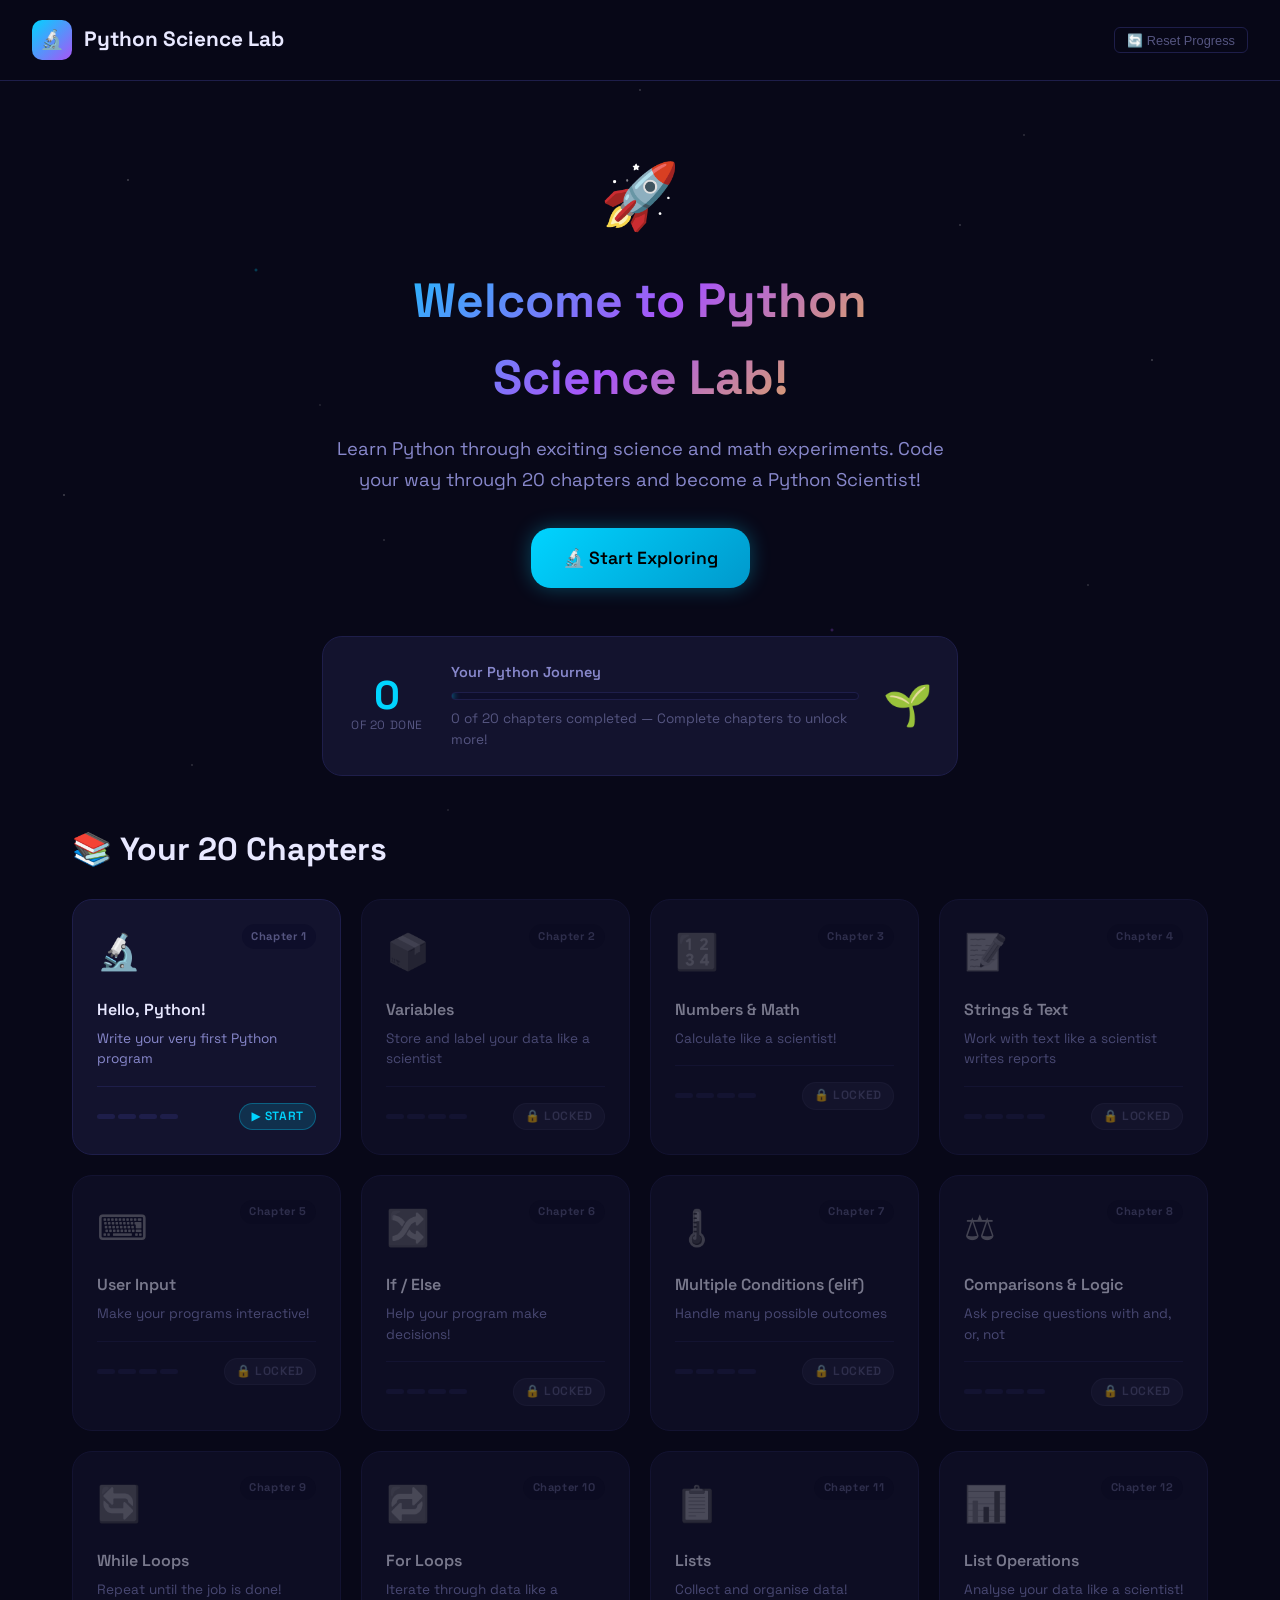
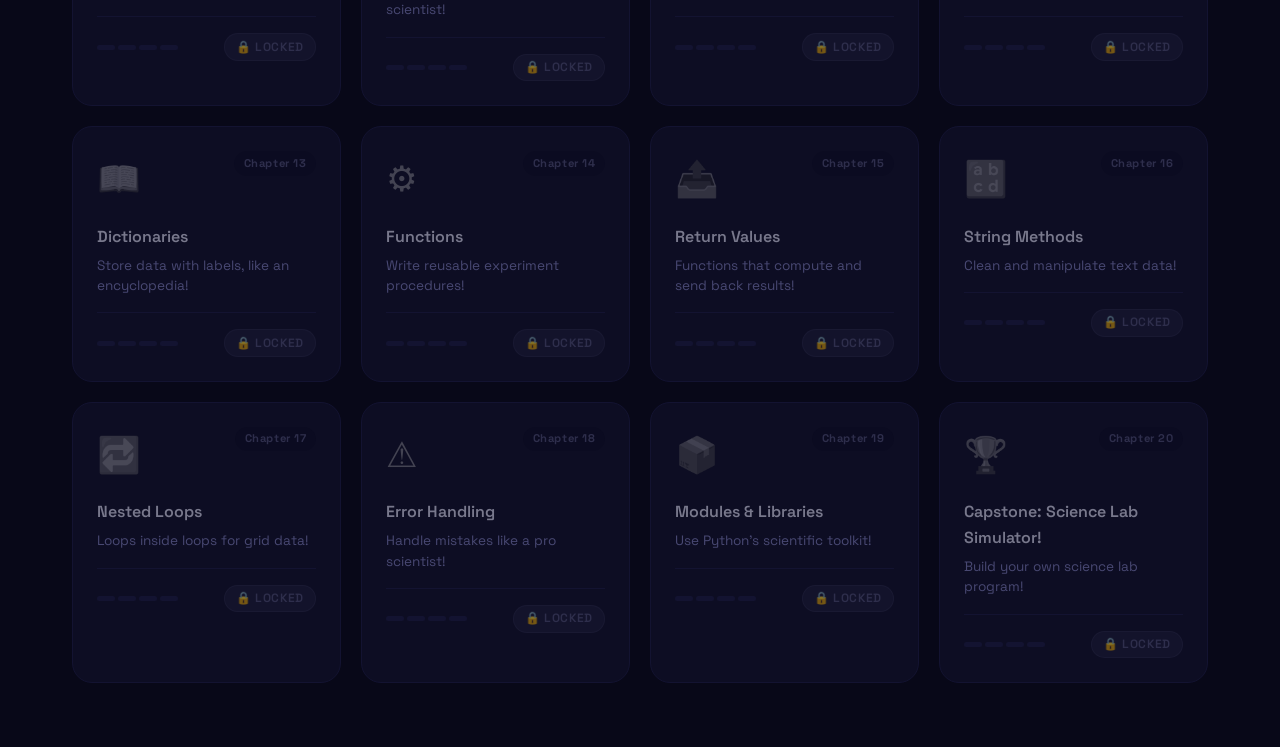
<file: index.html>
<!DOCTYPE html>
<html lang="en">
<head>
  <meta charset="UTF-8" />
  <meta name="viewport" content="width=device-width, initial-scale=1.0" />
  <title>Python Science Lab 🔬</title>
  <link rel="stylesheet" href="css/style.css" />
  <style>
    .locked-icon { opacity: 0.5; filter: grayscale(1); }
    .reset-btn { font-size: 0.8rem; color: var(--text-muted); background: none; border: 1px solid var(--border); border-radius: 6px; padding: 0.3rem 0.75rem; cursor: pointer; }
    .reset-btn:hover { color: var(--accent-red); border-color: var(--accent-red); }
  </style>
</head>
<body>
  <!-- NAV -->
  <nav class="index-nav">
    <div class="logo">
      <div class="logo-icon">🔬</div>
      Python Science Lab
    </div>
    <div style="display:flex; align-items:center; gap:0.75rem;">
      <button class="reset-btn" onclick="resetProgress()">🔄 Reset Progress</button>
    </div>
  </nav>

  <!-- HERO -->
  <section class="hero-section">
    <span class="hero-emoji">🚀</span>
    <h1>Welcome to Python Science Lab!</h1>
    <p>Learn Python through exciting science and math experiments. Code your way through 20 chapters and become a Python Scientist!</p>
    <a href="#chapters" class="btn btn-primary btn-lg">🔬 Start Exploring</a>
  </section>

  <!-- PROGRESS OVERVIEW -->
  <div class="progress-overview">
    <div class="progress-overview-card">
      <div class="progress-numbers">
        <div class="big-num" id="completed-count">0</div>
        <div class="big-label">of 20 done</div>
      </div>
      <div class="progress-bar-section">
        <h4>Your Python Journey</h4>
        <div class="progress-bar-wrap" style="margin-bottom:0.5rem;">
          <div class="progress-bar-fill" id="progress-fill" style="width:0%"></div>
        </div>
        <div style="font-size:0.85rem; color:var(--text-muted);" id="progress-label">Complete chapters to unlock more!</div>
      </div>
      <div style="font-size:2.5rem; line-height:1;" id="trophy-icon">🌱</div>
    </div>
  </div>

  <!-- CHAPTERS GRID -->
  <section class="chapters-section" id="chapters">
    <h2 style="color:var(--text-primary)">📚 Your 20 Chapters</h2>
    <div class="chapters-grid" id="chapters-grid">
      <!-- Generated by JS -->
    </div>
  </section>

  <script src="js/chapters.js"></script>
  <script>
    // ---- Progress helpers ----
    function loadProgress() {
      try { return JSON.parse(localStorage.getItem('pythonlab_progress') || '{}'); }
      catch { return {}; }
    }
    function isUnlocked(id, progress) {
      if (id === 1) return true;
      return progress[id - 1] === 'completed';
    }
    function resetProgress() {
      if (confirm('Reset all your progress? (This cannot be undone)')) {
        localStorage.removeItem('pythonlab_progress');
        location.reload();
      }
    }

    // ---- Render chapters ----
    function renderChapters() {
      const progress = loadProgress();
      const grid = document.getElementById('chapters-grid');
      let completedCount = 0;

      grid.innerHTML = CHAPTERS.map(ch => {
        const unlocked = isUnlocked(ch.id, progress);
        const status = progress[ch.id];
        const isCompleted = status === 'completed';
        if (isCompleted) completedCount++;

        const statusLabel = isCompleted
          ? '<span class="badge badge-green">✅ Done</span>'
          : unlocked
            ? '<span class="badge badge-cyan">▶ Start</span>'
            : '<span class="badge badge-locked">🔒 Locked</span>';

        const stepsDone = isCompleted ? 4 : (status ? parseInt(status) || 0 : 0);
        const stepsBar = [0,1,2,3].map(i =>
          `<span style="display:inline-block;width:18px;height:5px;border-radius:3px;background:${i < stepsDone ? (isCompleted ? 'var(--accent-green)' : 'var(--accent-cyan)') : 'var(--border)'}"></span>`
        ).join('');

        return `
          <a href="chapter.html?id=${ch.id}" class="chapter-card ${!unlocked ? 'locked' : ''} ${isCompleted ? 'completed' : ''}"
             style="--card-color:${ch.color}" ${!unlocked ? 'onclick="return false;"' : ''}>
            <div class="chapter-card-top">
              <span class="${!unlocked ? 'locked-icon' : ''}" style="font-size:2.2rem">${ch.emoji}</span>
              <span class="chapter-num">Chapter ${ch.id}</span>
            </div>
            <h3>${ch.title}</h3>
            <p>${ch.tagline}</p>
            <div class="chapter-card-footer">
              <div style="display:flex;gap:3px;align-items:center">${stepsBar}</div>
              ${statusLabel}
            </div>
          </a>`;
      }).join('');

      // Update progress display
      document.getElementById('completed-count').textContent = completedCount;
      const pct = Math.round((completedCount / 20) * 100);
      document.getElementById('progress-fill').style.width = pct + '%';

      const labels = ['Complete chapters to unlock more!', 'Great start! Keep going! 🌱', 'You\'re on a roll! 🔥', 'Halfway there! ⚗️', 'Amazing work! Almost there! 🚀', 'Python Scientist! 🏆'];
      const labelIdx = Math.min(Math.floor(completedCount / 4), labels.length - 1);
      document.getElementById('progress-label').textContent = completedCount + ' of 20 chapters completed — ' + labels[labelIdx];

      const trophies = ['🌱','🌿','⭐','🌟','🏅','🏆'];
      document.getElementById('trophy-icon').textContent = trophies[labelIdx];
    }

    renderChapters();
  </script>
  <!-- narrator and qa not needed on the home page -->
</body>
</html>
</file>
<file: css/style.css>
@import url('https://fonts.googleapis.com/css2?family=Space+Grotesk:wght@400;500;600;700;800&family=JetBrains+Mono:wght@400;500;600&display=swap');

/* ========== VARIABLES ========== */
:root {
  --bg-primary: #080818;
  --bg-secondary: #0e0e2a;
  --bg-card: #13132e;
  --bg-card-hover: #1a1a3f;
  --text-primary: #e8e8ff;
  --text-secondary: #8888cc;
  --text-muted: #555580;
  --accent-cyan: #00d4ff;
  --accent-yellow: #ffd700;
  --accent-purple: #a855f7;
  --accent-green: #10b981;
  --accent-red: #ef4444;
  --accent-orange: #f97316;
  --accent-pink: #ec4899;
  --border: #1e1e4a;
  --border-bright: #2e2e6a;
  --code-bg: #060614;
  --glow-cyan: 0 0 20px rgba(0,212,255,0.3);
  --glow-yellow: 0 0 20px rgba(255,215,0,0.3);
  --glow-purple: 0 0 20px rgba(168,85,247,0.3);
  --glow-green: 0 0 20px rgba(16,185,129,0.3);
  --radius: 12px;
  --radius-lg: 20px;
  --transition: all 0.3s cubic-bezier(0.4, 0, 0.2, 1);
}

/* ========== RESET & BASE ========== */
*, *::before, *::after { box-sizing: border-box; margin: 0; padding: 0; }
html { font-size: 16px; scroll-behavior: smooth; }
body {
  font-family: 'Space Grotesk', system-ui, sans-serif;
  background: var(--bg-primary);
  color: var(--text-primary);
  min-height: 100vh;
  line-height: 1.6;
  overflow-x: hidden;
}

/* ========== STARS BACKGROUND ========== */
body::before {
  content: '';
  position: fixed;
  inset: 0;
  background-image:
    radial-gradient(1px 1px at 10% 20%, rgba(255,255,255,0.6) 0%, transparent 100%),
    radial-gradient(1px 1px at 30% 60%, rgba(255,255,255,0.4) 0%, transparent 100%),
    radial-gradient(1px 1px at 50% 10%, rgba(255,255,255,0.5) 0%, transparent 100%),
    radial-gradient(1px 1px at 70% 80%, rgba(255,255,255,0.3) 0%, transparent 100%),
    radial-gradient(1px 1px at 90% 40%, rgba(255,255,255,0.6) 0%, transparent 100%),
    radial-gradient(1px 1px at 15% 85%, rgba(255,255,255,0.4) 0%, transparent 100%),
    radial-gradient(1px 1px at 45% 50%, rgba(255,255,255,0.3) 0%, transparent 100%),
    radial-gradient(1px 1px at 75% 25%, rgba(255,255,255,0.5) 0%, transparent 100%),
    radial-gradient(1px 1px at 85% 65%, rgba(255,255,255,0.4) 0%, transparent 100%),
    radial-gradient(1px 1px at 60% 35%, rgba(255,255,255,0.6) 0%, transparent 100%),
    radial-gradient(1px 1px at 25% 45%, rgba(255,255,255,0.3) 0%, transparent 100%),
    radial-gradient(1px 1px at 55% 75%, rgba(255,255,255,0.5) 0%, transparent 100%),
    radial-gradient(1px 1px at 80% 15%, rgba(255,255,255,0.4) 0%, transparent 100%),
    radial-gradient(1px 1px at 5% 55%, rgba(255,255,255,0.6) 0%, transparent 100%),
    radial-gradient(1px 1px at 35% 90%, rgba(255,255,255,0.3) 0%, transparent 100%),
    radial-gradient(2px 2px at 20% 30%, rgba(0,212,255,0.4) 0%, transparent 100%),
    radial-gradient(2px 2px at 65% 70%, rgba(168,85,247,0.4) 0%, transparent 100%),
    radial-gradient(2px 2px at 40% 5%, rgba(255,215,0,0.3) 0%, transparent 100%);
  pointer-events: none;
  z-index: 0;
}

/* ========== TYPOGRAPHY ========== */
h1 { font-size: clamp(1.8rem, 4vw, 3rem); font-weight: 800; }
h2 { font-size: clamp(1.4rem, 3vw, 2rem); font-weight: 700; }
h3 { font-size: clamp(1.1rem, 2.5vw, 1.5rem); font-weight: 600; }
h4 { font-size: 1.1rem; font-weight: 600; }
p { line-height: 1.7; }

code, pre {
  font-family: 'JetBrains Mono', 'Fira Code', monospace;
  font-size: 0.9em;
}

/* ========== BUTTONS ========== */
.btn {
  display: inline-flex;
  align-items: center;
  gap: 0.5rem;
  padding: 0.7rem 1.5rem;
  border: none;
  border-radius: var(--radius);
  font-family: 'Space Grotesk', sans-serif;
  font-size: 1rem;
  font-weight: 600;
  cursor: pointer;
  transition: var(--transition);
  text-decoration: none;
  position: relative;
  overflow: hidden;
}
.btn::after {
  content: '';
  position: absolute;
  inset: 0;
  background: rgba(255,255,255,0);
  transition: var(--transition);
}
.btn:hover::after { background: rgba(255,255,255,0.1); }
.btn:active { transform: scale(0.97); }

.btn-primary {
  background: linear-gradient(135deg, var(--accent-cyan), #0099cc);
  color: #000;
  box-shadow: var(--glow-cyan);
}
.btn-primary:hover { box-shadow: 0 0 30px rgba(0,212,255,0.5); transform: translateY(-2px); }

.btn-yellow {
  background: linear-gradient(135deg, var(--accent-yellow), #e6a000);
  color: #000;
  box-shadow: var(--glow-yellow);
}
.btn-yellow:hover { box-shadow: 0 0 30px rgba(255,215,0,0.5); transform: translateY(-2px); }

.btn-purple {
  background: linear-gradient(135deg, var(--accent-purple), #7c3aed);
  color: #fff;
  box-shadow: var(--glow-purple);
}
.btn-purple:hover { box-shadow: 0 0 30px rgba(168,85,247,0.5); transform: translateY(-2px); }

.btn-green {
  background: linear-gradient(135deg, var(--accent-green), #059669);
  color: #fff;
  box-shadow: var(--glow-green);
}
.btn-green:hover { box-shadow: 0 0 30px rgba(16,185,129,0.5); transform: translateY(-2px); }

.btn-ghost {
  background: transparent;
  color: var(--text-secondary);
  border: 1px solid var(--border-bright);
}
.btn-ghost:hover { color: var(--text-primary); border-color: var(--accent-cyan); background: rgba(0,212,255,0.05); }

.btn-lg { padding: 1rem 2rem; font-size: 1.1rem; border-radius: var(--radius-lg); }
.btn-sm { padding: 0.4rem 1rem; font-size: 0.85rem; }
.btn:disabled { opacity: 0.4; cursor: not-allowed; transform: none !important; }

/* ========== CARDS ========== */
.card {
  background: var(--bg-card);
  border: 1px solid var(--border);
  border-radius: var(--radius-lg);
  padding: 1.5rem;
  transition: var(--transition);
}
.card:hover { border-color: var(--border-bright); background: var(--bg-card-hover); }

/* ========== BADGES ========== */
.badge {
  display: inline-flex;
  align-items: center;
  gap: 0.3rem;
  padding: 0.2rem 0.7rem;
  border-radius: 50px;
  font-size: 0.75rem;
  font-weight: 600;
  text-transform: uppercase;
  letter-spacing: 0.05em;
}
.badge-cyan { background: rgba(0,212,255,0.15); color: var(--accent-cyan); border: 1px solid rgba(0,212,255,0.3); }
.badge-yellow { background: rgba(255,215,0,0.15); color: var(--accent-yellow); border: 1px solid rgba(255,215,0,0.3); }
.badge-green { background: rgba(16,185,129,0.15); color: var(--accent-green); border: 1px solid rgba(16,185,129,0.3); }
.badge-purple { background: rgba(168,85,247,0.15); color: var(--accent-purple); border: 1px solid rgba(168,85,247,0.3); }
.badge-locked { background: rgba(136,136,204,0.1); color: var(--text-muted); border: 1px solid rgba(136,136,204,0.1); }

/* ========== PROGRESS BAR ========== */
.progress-bar-wrap {
  background: var(--bg-secondary);
  border-radius: 50px;
  overflow: hidden;
  height: 8px;
  border: 1px solid var(--border);
}
.progress-bar-fill {
  height: 100%;
  background: linear-gradient(90deg, var(--accent-cyan), var(--accent-purple));
  border-radius: 50px;
  transition: width 0.6s cubic-bezier(0.4, 0, 0.2, 1);
  position: relative;
}
.progress-bar-fill::after {
  content: '';
  position: absolute;
  right: 0;
  top: 50%;
  transform: translateY(-50%);
  width: 12px;
  height: 12px;
  background: white;
  border-radius: 50%;
  box-shadow: 0 0 8px rgba(0,212,255,0.8);
}

/* ========== CODE EDITOR ========== */
.code-editor-wrap {
  background: var(--code-bg);
  border: 1px solid var(--border-bright);
  border-radius: var(--radius);
  overflow: hidden;
}
.code-editor-header {
  background: rgba(30,30,74,0.8);
  padding: 0.6rem 1rem;
  display: flex;
  align-items: center;
  gap: 0.5rem;
  border-bottom: 1px solid var(--border);
}
.code-dot {
  width: 12px; height: 12px;
  border-radius: 50%;
}
.code-dot-red { background: #ef4444; }
.code-dot-yellow { background: #ffd700; }
.code-dot-green { background: #10b981; }
.code-editor-label { color: var(--text-muted); font-size: 0.8rem; margin-left: 0.5rem; font-family: 'JetBrains Mono', monospace; }

.CodeMirror {
  font-family: 'JetBrains Mono', monospace !important;
  font-size: 14px !important;
  line-height: 1.6 !important;
  height: auto !important;
  min-height: 140px;
  background: var(--code-bg) !important;
  color: #e8e8ff !important;
  padding: 0.5rem 0;
}
.CodeMirror-scroll { min-height: 140px; }
.cm-s-material-darker .CodeMirror-gutters { background: var(--code-bg) !important; border-right: 1px solid var(--border) !important; }

/* ========== OUTPUT PANEL ========== */
.output-panel {
  background: var(--code-bg);
  border: 1px solid var(--border-bright);
  border-radius: var(--radius);
  overflow: hidden;
  margin-top: 0.75rem;
}
.output-header {
  background: rgba(0,212,255,0.05);
  padding: 0.5rem 1rem;
  display: flex;
  align-items: center;
  gap: 0.5rem;
  border-bottom: 1px solid var(--border);
  font-size: 0.8rem;
  color: var(--text-muted);
  font-family: 'JetBrains Mono', monospace;
}
.output-dot { width: 8px; height: 8px; border-radius: 50%; background: var(--accent-green); animation: pulse 2s infinite; }
@keyframes pulse { 0%, 100% { opacity: 1; } 50% { opacity: 0.4; } }
.output-content {
  padding: 1rem;
  font-family: 'JetBrains Mono', monospace;
  font-size: 0.9rem;
  line-height: 1.6;
  min-height: 60px;
  color: var(--accent-green);
  white-space: pre-wrap;
  word-break: break-all;
}
.output-content.has-error { color: var(--accent-red); }
.output-content.waiting { color: var(--text-muted); font-style: italic; }

/* ========== QUIZ ========== */
.quiz-options {
  display: flex;
  flex-direction: column;
  gap: 0.75rem;
  margin-top: 1.25rem;
}
.quiz-option {
  padding: 1rem 1.25rem;
  background: var(--bg-card);
  border: 2px solid var(--border);
  border-radius: var(--radius);
  cursor: pointer;
  transition: var(--transition);
  font-size: 1rem;
  color: var(--text-primary);
  text-align: left;
  font-family: 'Space Grotesk', sans-serif;
  display: flex;
  align-items: center;
  gap: 1rem;
}
.quiz-option:hover:not(:disabled) { border-color: var(--accent-cyan); background: rgba(0,212,255,0.05); transform: translateX(4px); }
.quiz-option.correct { border-color: var(--accent-green) !important; background: rgba(16,185,129,0.15) !important; color: var(--accent-green); }
.quiz-option.wrong { border-color: var(--accent-red) !important; background: rgba(239,68,68,0.15) !important; color: var(--accent-red); }
.quiz-option:disabled { cursor: default; transform: none !important; }
.quiz-option-letter {
  width: 32px; height: 32px;
  border-radius: 8px;
  background: var(--border);
  display: flex;
  align-items: center;
  justify-content: center;
  font-weight: 700;
  font-size: 0.85rem;
  flex-shrink: 0;
}

.quiz-feedback {
  padding: 1rem 1.25rem;
  border-radius: var(--radius);
  margin-top: 1rem;
  font-weight: 600;
  display: none;
}
.quiz-feedback.correct { background: rgba(16,185,129,0.15); border: 1px solid rgba(16,185,129,0.3); color: var(--accent-green); }
.quiz-feedback.wrong { background: rgba(239,68,68,0.15); border: 1px solid rgba(239,68,68,0.3); color: var(--accent-red); }

/* ========== STEP INDICATOR ========== */
.step-indicator {
  display: flex;
  align-items: center;
  gap: 0;
}
.step-dot {
  width: 36px; height: 36px;
  border-radius: 50%;
  display: flex;
  align-items: center;
  justify-content: center;
  font-weight: 700;
  font-size: 0.8rem;
  border: 2px solid var(--border-bright);
  color: var(--text-muted);
  background: var(--bg-secondary);
  cursor: pointer;
  transition: var(--transition);
  position: relative;
  z-index: 1;
}
.step-dot.active { border-color: var(--accent-cyan); color: var(--accent-cyan); background: rgba(0,212,255,0.1); box-shadow: var(--glow-cyan); }
.step-dot.done { border-color: var(--accent-green); background: var(--accent-green); color: white; }
.step-line {
  flex: 1;
  height: 2px;
  background: var(--border);
  transition: var(--transition);
}
.step-line.done { background: var(--accent-green); }

/* ========== SECTION BLOCKS ========== */
.section-block {
  background: rgba(0,212,255,0.04);
  border: 1px solid rgba(0,212,255,0.15);
  border-radius: var(--radius);
  padding: 1.25rem 1.5rem;
  margin: 1rem 0;
}
.section-block.yellow {
  background: rgba(255,215,0,0.04);
  border-color: rgba(255,215,0,0.2);
}
.section-block.purple {
  background: rgba(168,85,247,0.04);
  border-color: rgba(168,85,247,0.2);
}
.section-block.green {
  background: rgba(16,185,129,0.04);
  border-color: rgba(16,185,129,0.2);
}
.section-block.red {
  background: rgba(239,68,68,0.04);
  border-color: rgba(239,68,68,0.2);
}
.section-title {
  font-weight: 700;
  font-size: 0.8rem;
  text-transform: uppercase;
  letter-spacing: 0.1em;
  margin-bottom: 0.5rem;
  color: var(--accent-cyan);
}
.section-block.yellow .section-title { color: var(--accent-yellow); }
.section-block.purple .section-title { color: var(--accent-purple); }
.section-block.green .section-title { color: var(--accent-green); }

/* ========== CONCEPT TAG ========== */
.concept-tag {
  display: inline-flex;
  align-items: center;
  padding: 0.25rem 0.75rem;
  background: rgba(0,212,255,0.1);
  border: 1px solid rgba(0,212,255,0.2);
  border-radius: 50px;
  font-size: 0.8rem;
  font-family: 'JetBrains Mono', monospace;
  color: var(--accent-cyan);
  margin: 0.2rem;
}

/* ========== ALERT / CALLOUT ========== */
.callout {
  padding: 1rem 1.25rem;
  border-radius: var(--radius);
  margin: 1rem 0;
  display: flex;
  gap: 0.75rem;
  align-items: flex-start;
}
.callout-icon { font-size: 1.3rem; flex-shrink: 0; line-height: 1.4; }
.callout-text { font-size: 0.95rem; }
.callout.tip { background: rgba(0,212,255,0.08); border: 1px solid rgba(0,212,255,0.2); }
.callout.warning { background: rgba(255,215,0,0.08); border: 1px solid rgba(255,215,0,0.25); }
.callout.success { background: rgba(16,185,129,0.08); border: 1px solid rgba(16,185,129,0.2); }
.callout.science { background: rgba(168,85,247,0.08); border: 1px solid rgba(168,85,247,0.2); }

/* ========== INDEX PAGE ========== */
.index-nav {
  position: relative;
  z-index: 10;
  padding: 1.25rem 2rem;
  display: flex;
  align-items: center;
  justify-content: space-between;
  border-bottom: 1px solid var(--border);
  background: rgba(8,8,24,0.8);
  backdrop-filter: blur(12px);
}
.logo {
  display: flex;
  align-items: center;
  gap: 0.75rem;
  font-size: 1.3rem;
  font-weight: 800;
  color: var(--text-primary);
  text-decoration: none;
}
.logo-icon {
  width: 40px; height: 40px;
  background: linear-gradient(135deg, var(--accent-cyan), var(--accent-purple));
  border-radius: 10px;
  display: flex;
  align-items: center;
  justify-content: center;
  font-size: 1.2rem;
}

.hero-section {
  position: relative;
  z-index: 1;
  text-align: center;
  padding: 4rem 2rem 3rem;
  max-width: 700px;
  margin: 0 auto;
}
.hero-emoji {
  font-size: 4rem;
  margin-bottom: 1rem;
  display: block;
  animation: float 3s ease-in-out infinite;
}
@keyframes float {
  0%, 100% { transform: translateY(0); }
  50% { transform: translateY(-10px); }
}
.hero-section h1 {
  background: linear-gradient(135deg, var(--accent-cyan), var(--accent-purple), var(--accent-yellow));
  -webkit-background-clip: text;
  -webkit-text-fill-color: transparent;
  background-clip: text;
  margin-bottom: 1rem;
}
.hero-section p { color: var(--text-secondary); font-size: 1.15rem; margin-bottom: 2rem; }

.progress-overview {
  position: relative;
  z-index: 1;
  max-width: 700px;
  margin: 0 auto 3rem;
  padding: 0 2rem;
}
.progress-overview-card {
  background: var(--bg-card);
  border: 1px solid var(--border);
  border-radius: var(--radius-lg);
  padding: 1.5rem;
  display: flex;
  align-items: center;
  gap: 1.5rem;
}
.progress-numbers { text-align: center; min-width: 80px; }
.progress-numbers .big-num { font-size: 2.5rem; font-weight: 800; color: var(--accent-cyan); line-height: 1; }
.progress-numbers .big-label { font-size: 0.75rem; color: var(--text-muted); text-transform: uppercase; letter-spacing: 0.05em; }
.progress-bar-section { flex: 1; }
.progress-bar-section h4 { margin-bottom: 0.5rem; font-size: 0.9rem; color: var(--text-secondary); }

.chapters-section {
  position: relative;
  z-index: 1;
  max-width: 1200px;
  margin: 0 auto;
  padding: 0 2rem 4rem;
}
.chapters-section h2 { margin-bottom: 1.5rem; }
.chapters-grid {
  display: grid;
  grid-template-columns: repeat(auto-fill, minmax(260px, 1fr));
  gap: 1.25rem;
}

.chapter-card {
  background: var(--bg-card);
  border: 1px solid var(--border);
  border-radius: var(--radius-lg);
  padding: 1.5rem;
  cursor: pointer;
  transition: var(--transition);
  text-decoration: none;
  color: inherit;
  display: block;
  position: relative;
  overflow: hidden;
}
.chapter-card::before {
  content: '';
  position: absolute;
  top: 0; left: 0;
  right: 0;
  height: 3px;
  background: linear-gradient(90deg, var(--card-color, var(--accent-cyan)), transparent);
  opacity: 0;
  transition: var(--transition);
}
.chapter-card:hover::before { opacity: 1; }
.chapter-card:hover:not(.locked) { border-color: var(--card-color, var(--accent-cyan)); transform: translateY(-4px); box-shadow: 0 8px 30px rgba(0,0,0,0.3); }
.chapter-card.locked { cursor: not-allowed; opacity: 0.5; }
.chapter-card.completed { border-color: rgba(16,185,129,0.4); }
.chapter-card.completed::before { opacity: 1; background: linear-gradient(90deg, var(--accent-green), transparent); }

.chapter-card-top { display: flex; align-items: flex-start; justify-content: space-between; margin-bottom: 1rem; }
.chapter-emoji { font-size: 2.2rem; line-height: 1; }
.chapter-num {
  font-size: 0.7rem;
  font-weight: 700;
  color: var(--text-muted);
  background: var(--bg-secondary);
  padding: 0.2rem 0.6rem;
  border-radius: 50px;
  letter-spacing: 0.05em;
}
.chapter-card h3 { font-size: 1rem; margin-bottom: 0.4rem; }
.chapter-card p { font-size: 0.85rem; color: var(--text-secondary); line-height: 1.5; }
.chapter-card-footer {
  display: flex;
  align-items: center;
  justify-content: space-between;
  margin-top: 1rem;
  padding-top: 1rem;
  border-top: 1px solid var(--border);
}
.chapter-status { font-size: 0.8rem; font-weight: 600; }

/* ========== CHAPTER PAGE ========== */
.chapter-layout {
  display: flex;
  min-height: 100vh;
  position: relative;
}
.chapter-sidebar {
  width: 280px;
  flex-shrink: 0;
  background: rgba(8,8,24,0.95);
  border-right: 1px solid var(--border);
  position: fixed;
  top: 0;
  left: 0;
  height: 100vh;
  overflow-y: auto;
  z-index: 100;
  padding: 1.25rem;
  transition: transform 0.3s ease;
}
.chapter-main {
  flex: 1;
  margin-left: 280px;
  min-height: 100vh;
  display: flex;
  flex-direction: column;
}
.chapter-topbar {
  position: sticky;
  top: 0;
  z-index: 50;
  background: rgba(8,8,24,0.9);
  backdrop-filter: blur(12px);
  border-bottom: 1px solid var(--border);
  padding: 1rem 2rem;
  display: flex;
  align-items: center;
  gap: 1rem;
}
.chapter-topbar-title { flex: 1; font-weight: 700; font-size: 1rem; }
.chapter-content-area {
  flex: 1;
  padding: 2rem;
  max-width: 860px;
  width: 100%;
}
.chapter-footer {
  padding: 1.5rem 2rem;
  border-top: 1px solid var(--border);
  display: flex;
  align-items: center;
  justify-content: space-between;
  background: rgba(8,8,24,0.8);
  backdrop-filter: blur(12px);
  position: sticky;
  bottom: 0;
}

/* Sidebar chapter list */
.sidebar-logo {
  display: flex;
  align-items: center;
  gap: 0.6rem;
  font-weight: 800;
  font-size: 1rem;
  margin-bottom: 1.5rem;
  padding-bottom: 1rem;
  border-bottom: 1px solid var(--border);
  text-decoration: none;
  color: var(--text-primary);
}
.sidebar-chapter-item {
  display: flex;
  align-items: center;
  gap: 0.75rem;
  padding: 0.65rem 0.75rem;
  border-radius: var(--radius);
  cursor: pointer;
  transition: var(--transition);
  text-decoration: none;
  color: var(--text-secondary);
  font-size: 0.88rem;
  margin-bottom: 0.2rem;
}
.sidebar-chapter-item:hover:not(.locked) { background: rgba(0,212,255,0.06); color: var(--text-primary); }
.sidebar-chapter-item.active { background: rgba(0,212,255,0.1); color: var(--accent-cyan); font-weight: 600; }
.sidebar-chapter-item.completed { color: var(--accent-green); }
.sidebar-chapter-item.locked { cursor: not-allowed; opacity: 0.4; }
.sidebar-chapter-emoji { font-size: 1.1rem; min-width: 24px; text-align: center; }
.sidebar-chapter-check { margin-left: auto; font-size: 0.9rem; }

/* Step content styles */
.step-content { animation: fadeIn 0.3s ease; }
@keyframes fadeIn { from { opacity: 0; transform: translateY(10px); } to { opacity: 1; transform: translateY(0); } }

.step-header { margin-bottom: 2rem; }
.step-header h2 { margin-bottom: 0.5rem; }
.step-header p { color: var(--text-secondary); font-size: 1rem; }

/* Intro step */
.intro-visual {
  font-size: 5rem;
  text-align: center;
  margin: 1.5rem 0;
  animation: float 3s ease-in-out infinite;
}
.intro-content { font-size: 1.05rem; line-height: 1.8; }
.intro-content p { margin-bottom: 1rem; }

/* Learn step */
.learn-content { font-size: 1rem; line-height: 1.8; }
.learn-content p { margin-bottom: 0.75rem; }

/* Inline code */
.inline-code {
  font-family: 'JetBrains Mono', monospace;
  background: rgba(0,212,255,0.1);
  border: 1px solid rgba(0,212,255,0.2);
  color: var(--accent-cyan);
  padding: 0.1em 0.4em;
  border-radius: 4px;
  font-size: 0.9em;
}

/* Lab step */
.lab-instructions { margin-bottom: 1.5rem; font-size: 1rem; line-height: 1.7; }
.lab-instructions p { margin-bottom: 0.75rem; }
.lab-toolbar {
  display: flex;
  gap: 0.75rem;
  margin-top: 0.75rem;
  flex-wrap: wrap;
}
.hint-box {
  background: rgba(255,215,0,0.08);
  border: 1px solid rgba(255,215,0,0.25);
  border-radius: var(--radius);
  padding: 1rem 1.25rem;
  margin-top: 0.75rem;
  display: none;
}
.hint-box.visible { display: block; }
.lab-success {
  background: rgba(16,185,129,0.1);
  border: 1px solid rgba(16,185,129,0.3);
  border-radius: var(--radius);
  padding: 1.25rem;
  margin-top: 1rem;
  display: none;
  text-align: center;
}
.lab-success.visible { display: block; }
.lab-success h3 { color: var(--accent-green); margin-bottom: 0.4rem; }

/* Quiz step */
.quiz-question { font-size: 1.15rem; font-weight: 600; line-height: 1.6; margin-bottom: 0.5rem; }
.quiz-code-block {
  background: var(--code-bg);
  border: 1px solid var(--border);
  border-radius: var(--radius);
  padding: 1rem 1.25rem;
  margin: 1rem 0;
  font-family: 'JetBrains Mono', monospace;
  font-size: 0.9rem;
  line-height: 1.6;
  color: #e8e8ff;
  white-space: pre;
  overflow-x: auto;
}

/* Completion celebration */
.celebration {
  text-align: center;
  padding: 3rem 2rem;
  animation: fadeIn 0.5s ease;
}
.celebration-emoji { font-size: 5rem; display: block; margin-bottom: 1rem; animation: bounce 0.6s ease; }
@keyframes bounce { 0%, 100% { transform: scale(1); } 50% { transform: scale(1.2); } }
.celebration h2 { margin-bottom: 1rem; }
.celebration p { color: var(--text-secondary); font-size: 1.1rem; margin-bottom: 2rem; }
.confetti-wrap { margin: 1rem 0; }
.star-rating { font-size: 2rem; letter-spacing: 0.3rem; margin: 0.5rem 0; }

/* Pyodide loading overlay */
#pyodide-loader {
  position: fixed;
  inset: 0;
  background: var(--bg-primary);
  z-index: 9999;
  display: flex;
  flex-direction: column;
  align-items: center;
  justify-content: center;
  gap: 1.5rem;
  transition: opacity 0.5s ease;
}
#pyodide-loader.hidden { opacity: 0; pointer-events: none; }
.loader-emoji { font-size: 4rem; animation: spin-slow 3s linear infinite; }
@keyframes spin-slow { from { transform: rotate(0deg); } to { transform: rotate(360deg); } }
.loader-text { font-size: 1.1rem; color: var(--text-secondary); }
.loader-bar {
  width: 200px;
  height: 4px;
  background: var(--border);
  border-radius: 50px;
  overflow: hidden;
}
.loader-bar-fill {
  height: 100%;
  background: linear-gradient(90deg, var(--accent-cyan), var(--accent-purple));
  border-radius: 50px;
  animation: loading-bar 2s ease-in-out infinite;
}
@keyframes loading-bar {
  0% { width: 0%; margin-left: 0; }
  50% { width: 80%; margin-left: 10%; }
  100% { width: 0%; margin-left: 100%; }
}

/* ========== SIDEBAR TOGGLE (mobile) ========== */
.sidebar-toggle {
  display: none;
  background: var(--bg-card);
  border: 1px solid var(--border);
  border-radius: 8px;
  padding: 0.5rem;
  cursor: pointer;
  color: var(--text-primary);
  font-size: 1.2rem;
}
.sidebar-overlay {
  display: none;
  position: fixed;
  inset: 0;
  background: rgba(0,0,0,0.7);
  z-index: 90;
}

/* ========== CHAPTER COLOR SCHEME ========== */
.chapter-header-banner {
  background: var(--bg-card);
  border: 1px solid var(--border);
  border-radius: var(--radius-lg);
  padding: 1.5rem;
  margin-bottom: 1.5rem;
  display: flex;
  align-items: center;
  gap: 1.25rem;
  position: relative;
  overflow: hidden;
}
.chapter-header-banner::before {
  content: '';
  position: absolute;
  top: 0; right: 0; bottom: 0;
  width: 40%;
  background: radial-gradient(ellipse at right, var(--banner-color, rgba(0,212,255,0.15)), transparent 70%);
}
.chapter-banner-icon { font-size: 3rem; position: relative; z-index: 1; }
.chapter-banner-info { position: relative; z-index: 1; }
.chapter-banner-num { font-size: 0.75rem; font-weight: 700; text-transform: uppercase; letter-spacing: 0.1em; color: var(--text-muted); margin-bottom: 0.25rem; }
.chapter-banner-title { font-size: 1.5rem; font-weight: 800; margin-bottom: 0.4rem; }
.chapter-banner-tagline { color: var(--text-secondary); font-size: 0.95rem; }

/* ========== RESPONSIVE ========== */
@media (max-width: 900px) {
  .chapter-sidebar { transform: translateX(-100%); }
  .chapter-sidebar.open { transform: translateX(0); }
  .chapter-main { margin-left: 0; }
  .sidebar-toggle { display: flex; align-items: center; justify-content: center; }
  .sidebar-overlay.visible { display: block; }
}
@media (max-width: 600px) {
  .chapters-grid { grid-template-columns: 1fr; }
  .chapter-content-area { padding: 1.25rem; }
  .chapter-topbar { padding: 0.75rem 1rem; }
  .chapter-footer { padding: 1rem; flex-direction: column; gap: 0.75rem; }
  .step-indicator { display: none; }
  .hero-section { padding: 2rem 1rem; }
  .index-nav { padding: 1rem; }
  .progress-overview { padding: 0 1rem; }
  .chapters-section { padding: 0 1rem 2rem; }
}

/* ========== NARRATOR BAR ========== */
.narrator-bar {
  display: flex;
  align-items: center;
  gap: 0.65rem;
  background: rgba(0,212,255,0.05);
  border: 1px solid rgba(0,212,255,0.18);
  border-radius: var(--radius);
  padding: 0.55rem 1rem;
  margin-bottom: 1.25rem;
  flex-wrap: wrap;
}
.narrator-icon  { font-size: 1.1rem; flex-shrink: 0; }
.narrator-label { font-size: 0.82rem; font-weight: 600; color: var(--text-secondary); flex: 1; min-width: 90px; }
.narrator-controls { display: flex; gap: 0.4rem; }
.narrator-btn {
  background: rgba(0,212,255,0.1);
  border: 1px solid rgba(0,212,255,0.25);
  color: var(--accent-cyan);
  border-radius: 6px;
  padding: 0.3rem 0.65rem;
  font-size: 0.8rem;
  font-weight: 600;
  cursor: pointer;
  transition: var(--transition);
  font-family: 'Space Grotesk', sans-serif;
}
.narrator-btn:hover:not(:disabled) { background: rgba(0,212,255,0.2); }
.narrator-btn:disabled { opacity: 0.35; cursor: not-allowed; }
.narrator-speed { display: flex; align-items: center; gap: 0.3rem; margin-left: 0.25rem; }
.narrator-speed-label { font-size: 0.75rem; color: var(--text-muted); }
.narrator-speed-btn {
  background: rgba(255,255,255,0.05);
  border: 1px solid var(--border);
  border-radius: 6px;
  padding: 0.25rem 0.5rem;
  font-size: 0.85rem;
  cursor: pointer;
  transition: var(--transition);
  line-height: 1;
}
.narrator-speed-btn:hover { border-color: var(--accent-cyan); }
.narrator-speed-btn.active { border-color: var(--accent-cyan); background: rgba(0,212,255,0.15); }
.narrator-status { font-size: 0.78rem; font-weight: 600; min-width: 70px; }

/* ========== REAL-WORLD CARD ========== */
.rw-card {
  background: linear-gradient(135deg, rgba(168,85,247,0.06), rgba(0,212,255,0.04));
  border: 1px solid rgba(168,85,247,0.25);
  border-radius: var(--radius-lg);
  padding: 1.4rem;
  margin-top: 1.75rem;
}
.rw-card-header {
  display: flex;
  align-items: center;
  gap: 0.6rem;
  margin-bottom: 1rem;
  font-weight: 700;
  font-size: 0.95rem;
}
.rw-card-icon { font-size: 1.3rem; }
.rw-examples { display: grid; grid-template-columns: repeat(auto-fit, minmax(200px, 1fr)); gap: 0.85rem; margin-bottom: 1rem; }
.rw-example {
  background: rgba(255,255,255,0.03);
  border: 1px solid var(--border);
  border-radius: var(--radius);
  padding: 0.85rem;
}
.rw-example-top { display: flex; align-items: center; gap: 0.5rem; margin-bottom: 0.35rem; }
.rw-example-emoji { font-size: 1.3rem; }
.rw-example-app { font-weight: 700; font-size: 0.88rem; color: var(--accent-purple); }
.rw-example-desc { font-size: 0.83rem; color: var(--text-secondary); line-height: 1.5; }
.rw-tip {
  font-size: 0.83rem;
  color: var(--text-secondary);
  border-top: 1px solid var(--border);
  padding-top: 0.75rem;
  line-height: 1.5;
}
.rw-tip strong { color: var(--accent-yellow); }

/* ========== Q&A WIDGET ========== */
.qa-widget {
  margin-top: 2rem;
  border-radius: var(--radius-lg);
  border: 1px solid var(--border-bright);
  overflow: hidden;
}
.qa-toggle {
  width: 100%;
  display: flex;
  align-items: center;
  justify-content: space-between;
  padding: 0.9rem 1.25rem;
  background: rgba(255,215,0,0.05);
  border: none;
  cursor: pointer;
  font-family: 'Space Grotesk', sans-serif;
  font-size: 0.95rem;
  font-weight: 700;
  color: var(--accent-yellow);
  transition: var(--transition);
}
.qa-toggle:hover { background: rgba(255,215,0,0.1); }
.qa-toggle.open { border-bottom: 1px solid var(--border); }
.qa-chevron { font-size: 0.75rem; }
.qa-body { background: var(--bg-card); }

/* Setup panel */
.qa-setup { padding: 1.5rem; }
.qa-setup-inner { max-width: 440px; }
.qa-key-error {
  color: var(--accent-red);
  font-size: 0.82rem;
  margin-top: 0.4rem;
  padding: 0.4rem 0.75rem;
  background: rgba(239,68,68,0.08);
  border-radius: 6px;
}
.qa-key-link {
  background: none; border: none; color: var(--text-muted);
  font-size: 0.78rem; cursor: pointer; text-decoration: underline;
  font-family: 'Space Grotesk', sans-serif;
}
.qa-key-link:hover { color: var(--text-secondary); }

/* Chat panel */
.qa-chat { padding: 1rem 1.25rem; }
.qa-messages {
  max-height: 260px;
  overflow-y: auto;
  display: flex;
  flex-direction: column;
  gap: 0.65rem;
  margin-bottom: 0.75rem;
  padding-right: 0.25rem;
}
.qa-greeting { display: flex; align-items: flex-start; gap: 0.5rem; }
.qa-avatar { font-size: 1.3rem; line-height: 1.2; flex-shrink: 0; }
.qa-msg { display: flex; align-items: flex-start; gap: 0.5rem; }
.qa-msg-user { flex-direction: row-reverse; }
.qa-bubble {
  padding: 0.6rem 0.9rem;
  border-radius: 12px;
  font-size: 0.88rem;
  line-height: 1.55;
  max-width: 85%;
}
.qa-bubble-user {
  background: linear-gradient(135deg, rgba(0,212,255,0.2), rgba(0,212,255,0.1));
  border: 1px solid rgba(0,212,255,0.25);
  color: var(--text-primary);
  border-bottom-right-radius: 4px;
}
.qa-bubble-bot {
  background: rgba(255,255,255,0.04);
  border: 1px solid var(--border);
  color: var(--text-primary);
  border-bottom-left-radius: 4px;
}
.qa-bubble-error {
  background: rgba(239,68,68,0.1);
  border: 1px solid rgba(239,68,68,0.25);
  color: #ef4444;
  border-bottom-left-radius: 4px;
}

/* Typing indicator */
.qa-typing { display: flex; align-items: center; gap: 4px; padding: 0.7rem 1rem; }
.qa-typing span {
  width: 7px; height: 7px;
  background: var(--text-muted);
  border-radius: 50%;
  animation: qa-bounce 1.2s infinite;
}
.qa-typing span:nth-child(2) { animation-delay: 0.2s; }
.qa-typing span:nth-child(3) { animation-delay: 0.4s; }
@keyframes qa-bounce {
  0%, 80%, 100% { transform: translateY(0); opacity: 0.4; }
  40%            { transform: translateY(-6px); opacity: 1; }
}

/* Input row */
.qa-input-row { display: flex; gap: 0.5rem; align-items: center; }
.qa-input {
  flex: 1;
  background: var(--bg-secondary);
  border: 1px solid var(--border-bright);
  border-radius: 8px;
  padding: 0.55rem 0.9rem;
  color: var(--text-primary);
  font-family: 'Space Grotesk', sans-serif;
  font-size: 0.9rem;
  outline: none;
  transition: var(--transition);
}
.qa-input:focus { border-color: var(--accent-cyan); box-shadow: 0 0 0 2px rgba(0,212,255,0.1); }
.qa-input::placeholder { color: var(--text-muted); }

/* ========== MUTE BUTTON ========== */
#mute-btn {
  display: inline-flex;
  align-items: center;
  justify-content: center;
  width: 38px;
  height: 38px;
  border-radius: 50%;
  border: 1px solid var(--border-bright);
  background: rgba(255,255,255,0.05);
  cursor: pointer;
  font-size: 1.15rem;
  line-height: 1;
  color: var(--text-primary);
  transition: var(--transition);
  flex-shrink: 0;
  position: relative;
  overflow: hidden;
}
#mute-btn:hover {
  border-color: var(--accent-cyan);
  background: rgba(0,212,255,0.1);
  box-shadow: 0 0 12px rgba(0,212,255,0.25);
  transform: scale(1.08);
}
#mute-btn:active { transform: scale(0.95); }
#mute-btn[aria-pressed="true"] {
  border-color: rgba(239,68,68,0.5);
  background: rgba(239,68,68,0.08);
  color: #ef4444;
}
#mute-btn[aria-pressed="true"]:hover {
  border-color: #ef4444;
  box-shadow: 0 0 12px rgba(239,68,68,0.25);
}

/* Audio intro toast (shown briefly when page first loads) */
.audio-toast {
  position: fixed;
  bottom: 5rem;
  left: 50%;
  transform: translateX(-50%) translateY(0);
  background: rgba(14,14,42,0.95);
  border: 1px solid var(--border-bright);
  border-radius: 50px;
  padding: 0.55rem 1.25rem;
  font-size: 0.85rem;
  color: var(--text-secondary);
  display: flex;
  align-items: center;
  gap: 0.5rem;
  z-index: 9000;
  pointer-events: none;
  animation: toast-in 0.4s ease, toast-out 0.4s ease 3s forwards;
  white-space: nowrap;
  box-shadow: 0 4px 24px rgba(0,0,0,0.4);
}
@keyframes toast-in {
  from { opacity: 0; transform: translateX(-50%) translateY(12px); }
  to   { opacity: 1; transform: translateX(-50%) translateY(0); }
}
@keyframes toast-out {
  from { opacity: 1; transform: translateX(-50%) translateY(0); }
  to   { opacity: 0; transform: translateX(-50%) translateY(-8px); pointer-events: none; }
}

/* ========== SCROLLBAR ========== */
::-webkit-scrollbar { width: 6px; height: 6px; }
::-webkit-scrollbar-track { background: var(--bg-primary); }
::-webkit-scrollbar-thumb { background: var(--border-bright); border-radius: 3px; }
::-webkit-scrollbar-thumb:hover { background: var(--text-muted); }

/* ========== SELECTION ========== */
::selection { background: rgba(0,212,255,0.2); color: var(--text-primary); }

/* ========== UTILITY ========== */
.text-cyan { color: var(--accent-cyan); }
.text-yellow { color: var(--accent-yellow); }
.text-green { color: var(--accent-green); }
.text-purple { color: var(--accent-purple); }
.text-muted { color: var(--text-muted); }
.fw-bold { font-weight: 700; }
.mt-1 { margin-top: 0.5rem; }
.mt-2 { margin-top: 1rem; }
.mt-3 { margin-top: 1.5rem; }
.mb-1 { margin-bottom: 0.5rem; }
.mb-2 { margin-bottom: 1rem; }
.flex { display: flex; }
.flex-center { display: flex; align-items: center; justify-content: center; }
.gap-1 { gap: 0.5rem; }
.gap-2 { gap: 1rem; }
.flex-wrap { flex-wrap: wrap; }
.grid-2 { display: grid; grid-template-columns: 1fr 1fr; gap: 1rem; }
@media (max-width: 600px) { .grid-2 { grid-template-columns: 1fr; } }
</file>
